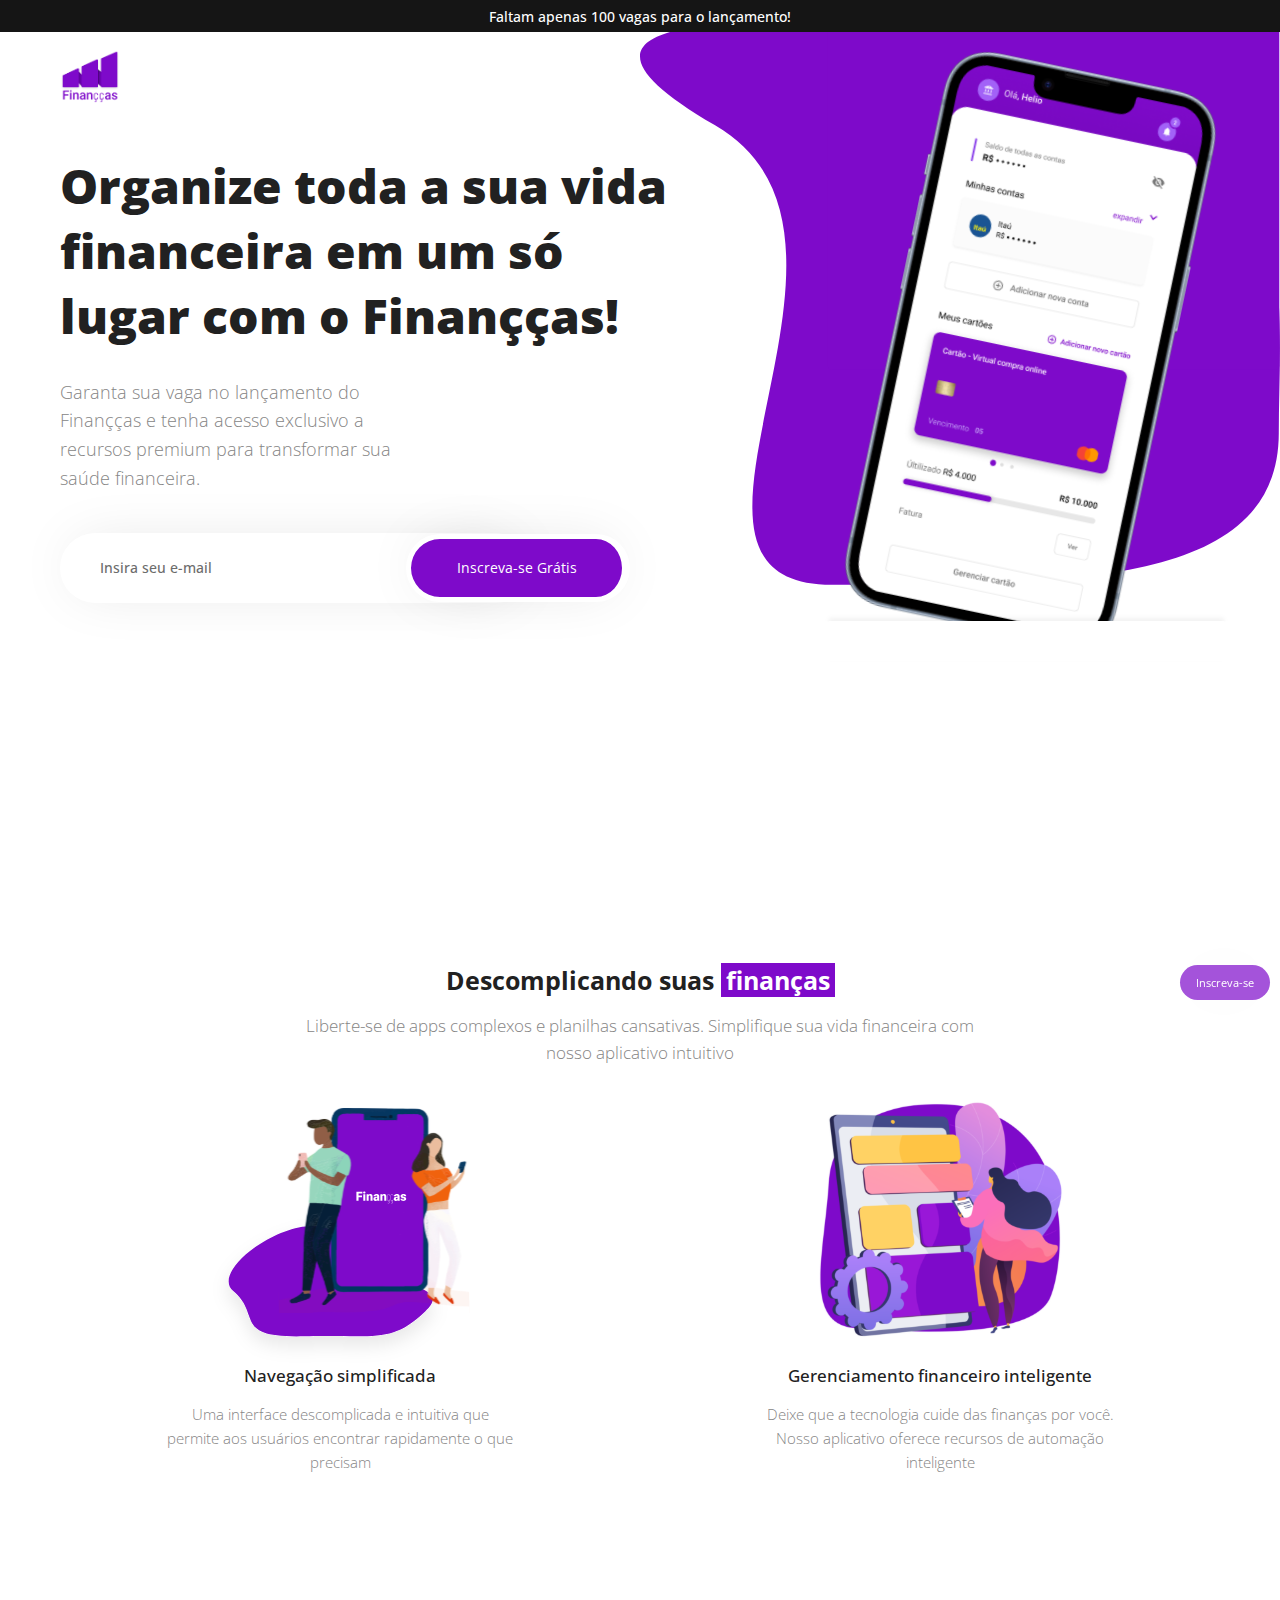
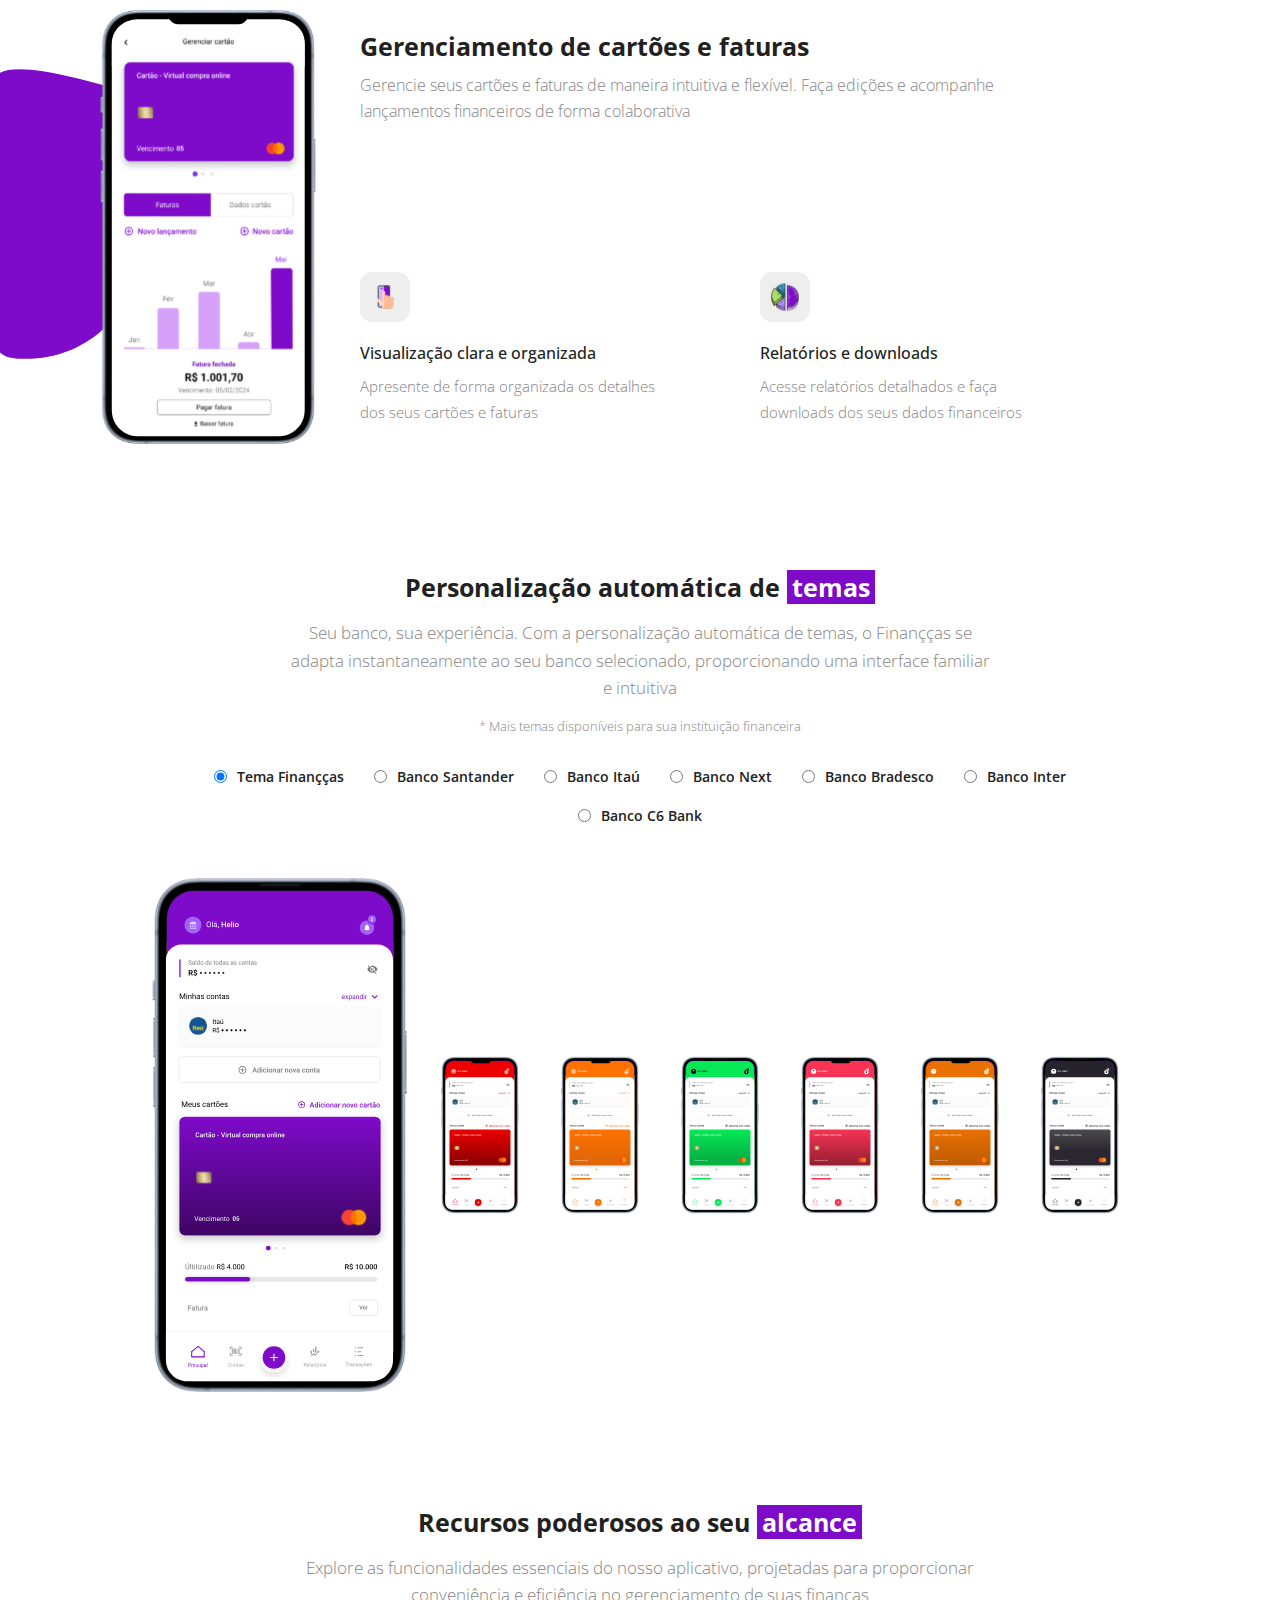
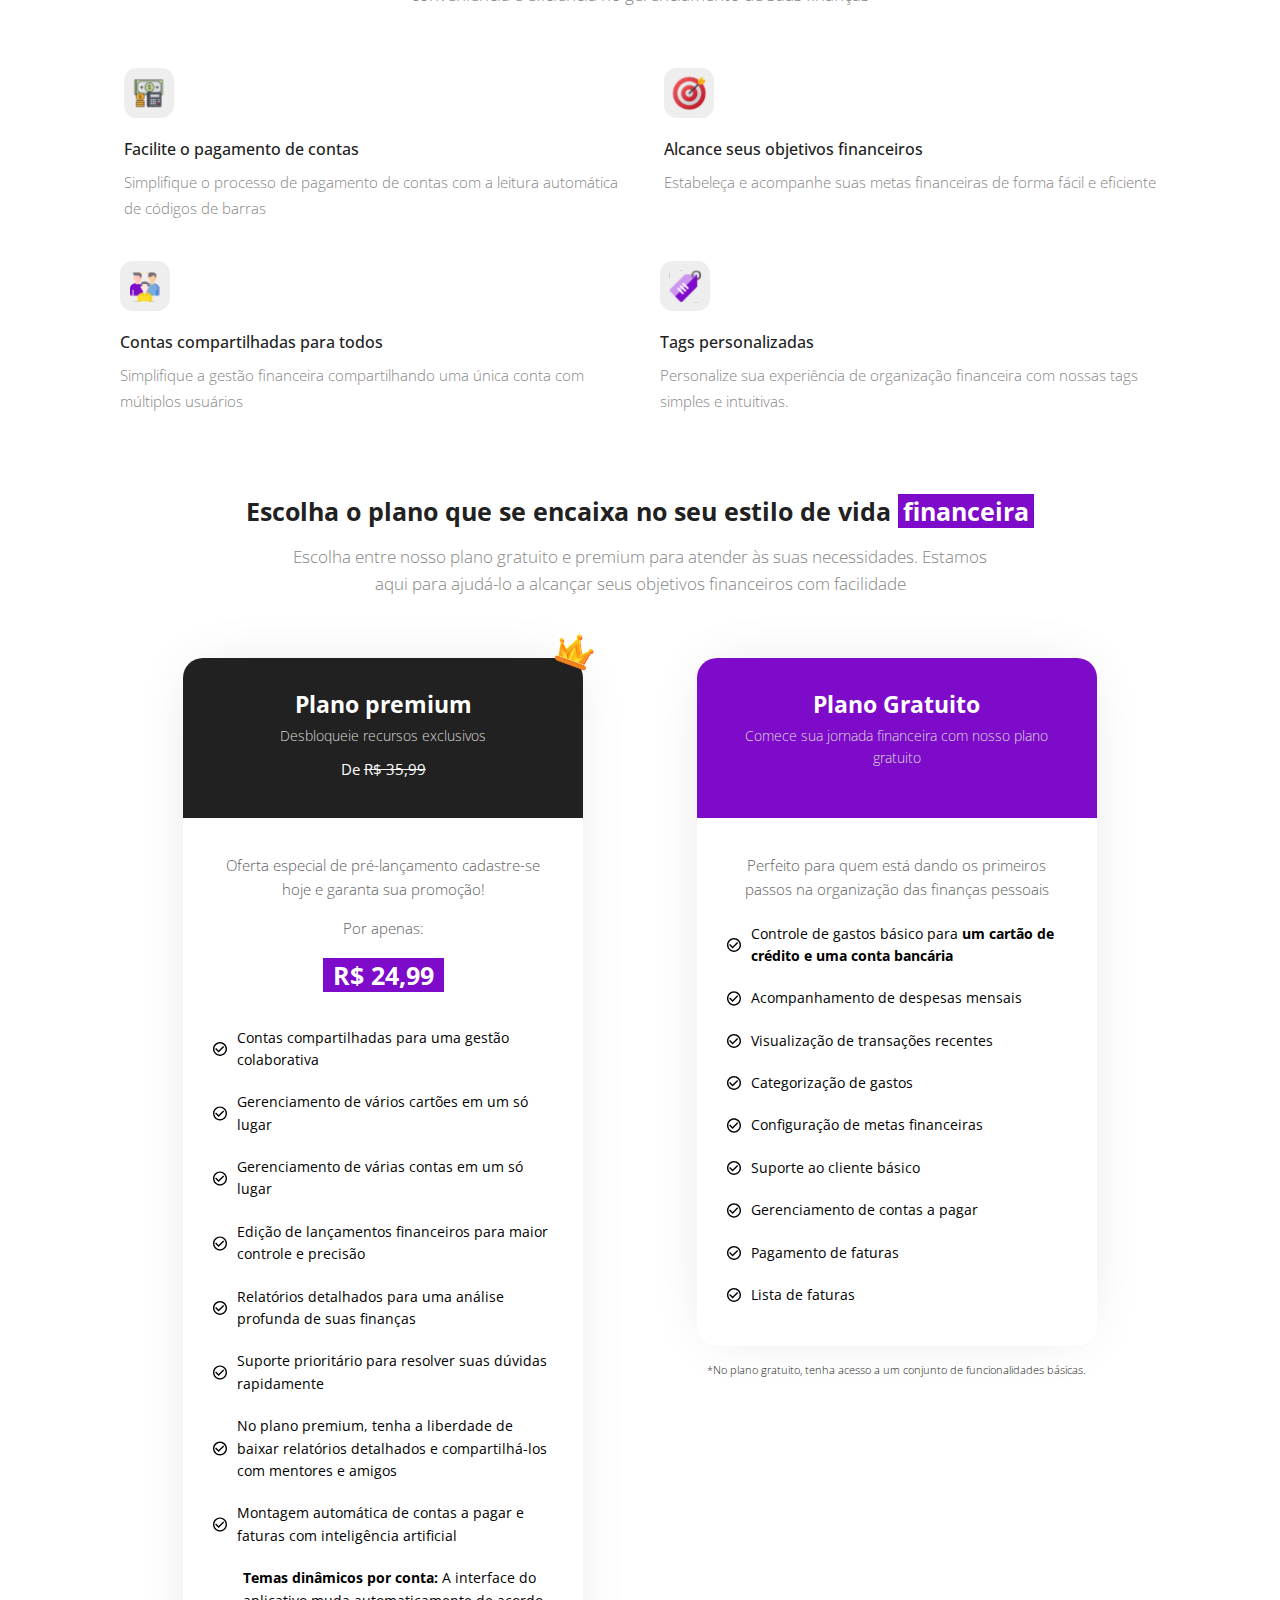
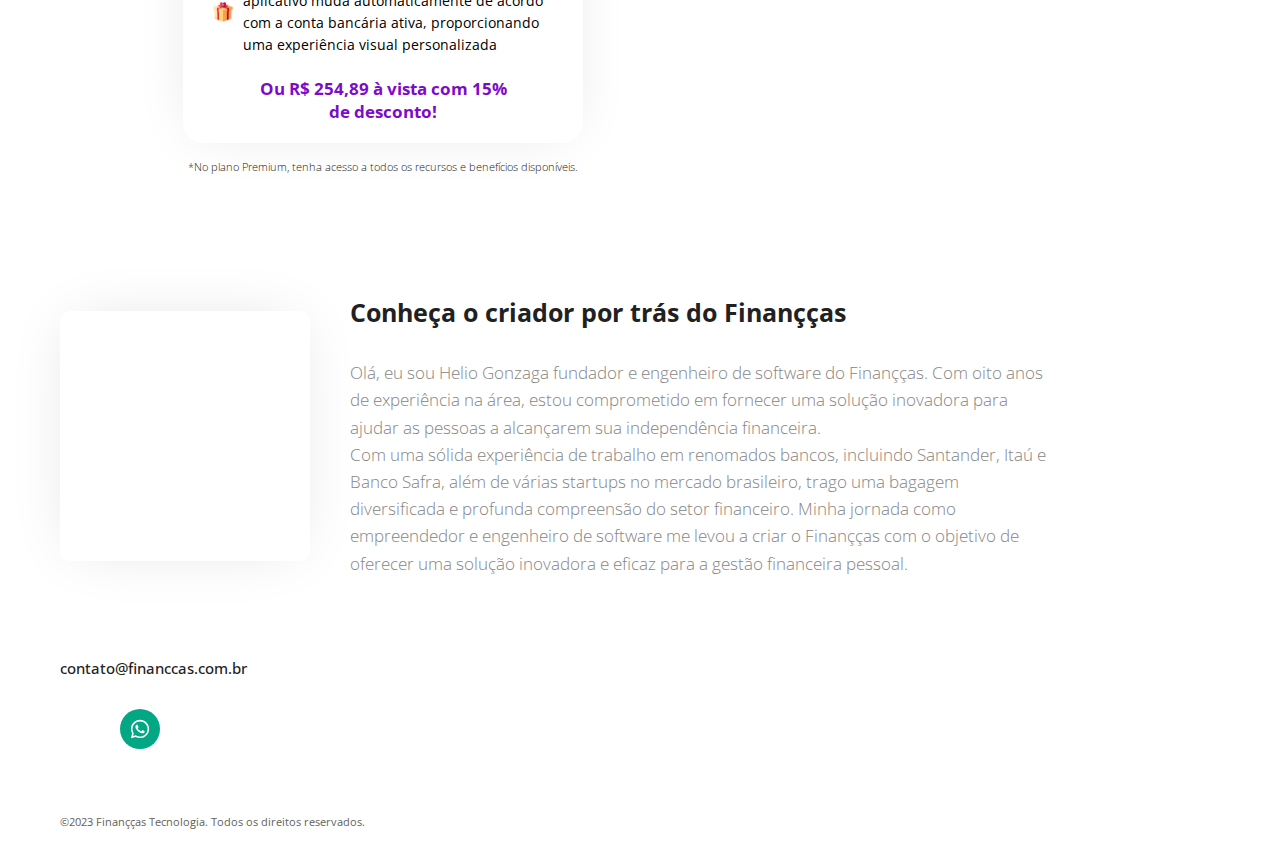
<file: index.html>
<!DOCTYPE html>
<html lang="pt-BR">

<head>
  <meta charset="UTF-8">
  <link rel="preconnect" href="https://fonts.googleapis.com">
  <link rel="preconnect" href="https://fonts.gstatic.com" crossorigin>
  <link rel="stylesheet" href="style.css">
  <link href="https://fonts.googleapis.com/css2?family=Open+Sans:ital,wght@0,300..800;1,300..800&display=swap"
    rel="stylesheet">
  <link rel="icon" href="./assets/icons/favicon.svg" type="image/x-icon">


  <meta name="keywords"
    content="finanças, gestão financeira, controle de gastos, organização financeira, Finanças, Organize sua renda, Organize seus cartões de crédito">
  <meta name="author" content="Helio Gonzaga Santos Junior">
  <meta property="og:image" content="./assets/icons/favicon.svg">
  <meta name="robots" content="max-image-preview:large">
  <meta name="viewport" content="width=device-width, initial-scale=1.0">

  <meta property="business:contact_data:country_name" content="Brasil" />
  <meta property="business:contact_data:website" content="http://financcas.com.br" />
  <meta property="business:contact_data:region" content="SP" />
  <meta property="business:contact_data:email" content="contato@financcas.com.br" />
  <meta property="business:contact_data:phone_number" content="11942637594 />

  <!-- Meta tags para iOS -->
  <meta name=" apple-mobile-web-app-capable" content="yes">
  <meta name="apple-mobile-web-app-status-bar-style" content="#7E0ACA">

  <!-- Meta tags para Android -->
  <meta name="theme-color" content="#7E0ACA">
  <meta name="mobile-web-app-capable" content="yes">

  <!-- Meta tags comuns -->
  <meta property="og:title" content="Finançças | Organize sua vida financeira">
  <meta property="og:description"
    content="Finançças é uma plataforma para ajudar você a organizar sua vida financeira de forma simples e eficiente. Gerencie suas finanças pessoais, controle seus gastos, defina metas e muito mais.">
  <meta property="og:url" content="https://financcas.com.br">

  <title>Finançças | Organize sua vida financeira</title>
</head>

<body>
  <main>
    <header>
      <div class="announcement-banner">
       <strong>Faltam apenas 100 vagas para o lançamento!</strong>
      </div>
      <img src="./assets/icons/logo.png" alt="Logo Finançças" loading="lazy">
    </header>

    <section class="banner">
      <div class="banner-description">
        <h1>Organize toda a sua vida financeira em um só lugar com o Finançças!</h1>
        <p>Garanta sua vaga no lançamento do Finançças e tenha acesso exclusivo a recursos premium para transformar sua
          saúde financeira.</p>
      </div>

      <img src="./assets/images/banner.svg" alt="Apresentação do aplicativo Finançças" loading="lazy">

      <form
        action="https://financcas.us22.list-manage.com/subscribe/post?u=e4b90b1bd200c4a3356b6ffb9&amp;id=b7bc4485b5&amp;f_id=009cc3e1f0">

        <input name="b_e4b90b1bd200c4a3356b6ffb9_b7bc4485b5" tabindex="-1" value="" placeholder="Insira seu e-mail" />
        <button>Inscreva-se Grátis</button>
      </form>

      <div class="banner-mobile">
        <img src="./assets/images/banner-mobile.png" alt="Demonstração aplicativo Finançças" loading="lazy">
      </div>
    </section>

    <section class="banner-mobile">
      <h1>Organize toda a sua vida financeira em um só lugar com o Finançças!</h1>

      <p>Garanta sua vaga no lançamento do Finançças e tenha acesso exclusivo a recursos premium para transformar sua
        saúde financeira.</p>

      <img src="./assets/images/banner-mobile.png" alt="Demonstração do aplicativo Finançças">


      <form action="">
        <input name="b_e4b90b1bd200c4a3356b6ffb9_b7bc4485b5" tabindex="-1" value="" placeholder="Insira seu e-mail" />
        <button>Inscreva-se Grátis</button>
      </form>
    </section>

    <section class="emphasis">
      <h2>Descomplicando suas <span class="highlighted">finanças</span></h2>
      <p> Liberte-se de apps complexos e planilhas cansativas. Simplifique sua vida financeira com nosso aplicativo
        intuitivo
      </p>

      <div class="emphasis-wrapper">
        <article class="emphasi">
          <img src="./assets/images/image-navigation-details.svg" alt="Uma navegação simplificada" loading="lazy">
          <span>Navegação simplificada</span>
          <p>Uma interface descomplicada e intuitiva que permite aos usuários encontrar rapidamente o que precisam</p>
        </article>

        <article class="emphasi">
          <img src="./assets/images/intelligent-management-details.svg" alt="Uma navegação simplificada" loading="lazy">
          <span style="margin-top: 20px;">Gerenciamento financeiro inteligente</span>
          <p>Deixe que a tecnologia cuide das finanças por você. Nosso aplicativo oferece recursos de automação
            inteligente</p>
        </article>
      </div>
    </section>

    <section class="dados">

      <img src="./assets/images/banner-credit-card-session.svg" loading="lazy"
        alt="Imagem da parte de gerencioamento de cartões de crédito do Finançças">

      <img class="dados-mobile" src="./assets/images/themes/default.svg" loading="lazy"
        alt="Imagem da parte de gerencioamento de cartões de crédito do Finançças">

      <article>
        <div>
          <h3>Gerenciamento de cartões e faturas</h3>
          <p>Gerencie seus cartões e faturas de maneira intuitiva e flexível. Faça edições e acompanhe lançamentos
            financeiros de forma colaborativa</p>
        </div>

        <div class="itens">
          <div class="item">
            <img src="./assets/icons/icon-iphone-touch.svg" alt="Icone de celular com um touch screen" loading="lazy">
            <span>Visualização clara e organizada</span>
            <p>Apresente de forma organizada os detalhes dos seus cartões e faturas</p>
          </div>

          <div class="item">
            <img src="./assets/icons/icon-report.svg" alt="Icone grafico de relatórios" loading="lazy">
            <span>Relatórios e downloads</span>
            <p>Acesse relatórios detalhados e faça downloads dos seus dados financeiros</p>
          </div>
        </div>
      </article>
    </section>

    <section class="themes">
      <h2>Personalização automática de <span class="highlighted">temas</span></h2>
      <p>Seu banco, sua experiência. Com a personalização automática de temas, o Finançças se adapta instantaneamente ao
        seu banco selecionado, proporcionando uma interface familiar e intuitiva</p>

      <p>* Mais temas disponíveis para sua instituição financeira</p>

      <form class="banks">
        <div class="bank">
          <input checked type="radio" id="default" name="themes">
          <label for="default">Tema Finançças</label>
        </div>

        <div class="bank">
          <input type="radio" id="santander" name="themes">
          <label for="santander">Banco Santander</label>
        </div>

        <div class="bank">
          <input type="radio" id="itau" name="themes">
          <label for="itau">Banco Itaú</label>
        </div>

        <div class="bank">
          <input type="radio" id="next" name="themes">
          <label for="next">Banco Next</label>
        </div>

        <div class="bank">
          <input type="radio" id="bradesco" name="themes">
          <label for="bradesco">Banco Bradesco</label>
        </div>

        <div class="bank">
          <input type="radio" id="inter" name="themes">
          <label for="inter">Banco Inter</label>
        </div>

        <div class="bank">
          <input type="radio" id="c6" name="themes">
          <label for="c6">Banco C6 Bank</label>
        </div>
      </form>

      <div class="images-banks">
        <img class="center" src="./assets/images/themes/default.svg" alt="Imagem banco Finançças" id="default"
          loading="lazy">
        <img src="./assets/images/themes/santander.svg" alt="Imagem banco Santander" id="santander" loading="lazy">
        <img src="./assets/images/themes/itau.svg" alt="Imagem banco Itaú" id="itau" loading="lazy">
        <img src="./assets/images/themes/next.svg" alt="Imagem banco Next" id="next" loading="lazy">
        <img src="./assets/images/themes/brandesco.svg" alt="Imagem banco Bradesco" id="bradesco" loading="lazy">
        <img src="./assets/images/themes/inter.svg" alt="Imagem banco Inter" id="inter" loading="lazy">
        <img src="./assets/images/themes/c6.svg" alt="Imagem banco C6" id="c6" loading="lazy">
      </div>
    </section>

    <section class="recurse">
      <h4>Recursos poderosos ao seu <span class="highlighted">alcance</span></h4>
      <p>Explore as funcionalidades essenciais do nosso aplicativo, projetadas para proporcionar conveniência e
        eficiência no gerenciamento de suas finanças</p>

      <div class="row">
        <div class="item">
          <img src="./assets/icons/icon-payment-accounts.svg" alt="Icone facilite o pagamento de contas" loading="lazy">
          <span>Facilite o pagamento de contas</span>
          <p>Simplifique o processo de pagamento de contas com a leitura automática de códigos de barras</p>
        </div>

        <div class="item">
          <img src="./assets/icons/icon-goals.svg" alt="Icone alcance seus objetivos financeiros" loading="lazy">
          <span>Alcance seus objetivos financeiros</span>
          <p>Estabeleça e acompanhe suas metas financeiras de forma fácil e eficiente</p>
        </div>

        <div class="item">
          <img src="./assets/icons/icon-mult-users.svg" alt="Icone contas compartilhadas para todos" loading="lazy">
          <span>Contas compartilhadas para todos</span>
          <p>Simplifique a gestão financeira compartilhando uma única conta com múltiplos usuários</p>
        </div>

        <div class="item">
          <img src="./assets/icons/icon-tags.svg" alt="Icone tags personalizadas" loading="lazy">
          <span>Tags personalizadas</span>
          <p>Personalize sua experiência de organização financeira com nossas tags simples e intuitivas.</p>
        </div>
      </div>
    </section>

    <section class="payments">
      <h5>Escolha o plano que se encaixa no seu estilo de vida <span class="highlighted">financeira</span></h5>
      <p>Escolha entre nosso plano gratuito e premium para atender às suas necessidades. Estamos aqui para ajudá-lo a
        alcançar seus objetivos financeiros com facilidade</p>
      <div class="plans">
        <div>
          <div class="plan-premium">
            <div class="icon-coroa">
              <img src="./assets/icons/coroa.png" alt="Icone que mostra que este é o plano premium" loading="lazy">
            </div>
            <div class="header">
              <span>Plano premium</span>
              <p>Desbloqueie recursos exclusivos</p>
              <p>De <span contenteditable="false"><del>R$ 35,99</del></span></p>
            </div>

            <div class="body">
              <p>Oferta especial de pré-lançamento
                cadastre-se hoje e garanta sua promoção!</p>
              <p>Por apenas:</p>

              <p style="margin-bottom: 10px;">
                <span class="highlighted">R$ 24,99</span>
              </p>

              <br>

              <div class="list-item">
                <img src="./assets/icons/check.svg" alt="Icone mostrando que esse item está na conta premium"
                  loading="lazy">
                <p>Contas compartilhadas para uma gestão colaborativa</p>
              </div>

              <div class="list-item">
                <img src="./assets/icons/check.svg" alt="Icone mostrando que esse item está na conta premium"
                  loading="lazy">
                <p>Gerenciamento de vários cartões em um só lugar</p>
              </div>

              <div class="list-item">
                <img src="./assets/icons/check.svg" alt="Icone mostrando que esse item está na conta premium"
                  loading="lazy">
                <p>Gerenciamento de várias contas em um só lugar</p>
              </div>

              <div class="list-item">
                <img src="./assets/icons/check.svg" alt="Icone mostrando que esse item está na conta premium"
                  loading="lazy">
                <p>Edição de lançamentos financeiros para maior
                  controle e precisão</p>
              </div>

              <div class="list-item">
                <img src="./assets/icons/check.svg" alt="Icone mostrando que esse item está na conta premium"
                  loading="lazy">
                <p>Relatórios detalhados para uma análise profunda de suas finanças</p>
              </div>

              <div class="list-item">
                <img src="./assets/icons/check.svg" alt="Icone mostrando que esse item está na conta premium"
                  loading="lazy">
                <p>Suporte prioritário para resolver suas dúvidas rapidamente</p>
              </div>

              <div class="list-item">
                <img src="./assets/icons/check.svg" alt="Icone mostrando que esse item está na conta premium"
                  loading="lazy">
                <p>No plano premium, tenha a liberdade de baixar relatórios detalhados e compartilhá-los com mentores e
                  amigos</p>
              </div>

              <div class="list-item">
                <img src="./assets/icons/check.svg" alt="Icone mostrando que esse item está na conta premium"
                  loading="lazy">
                <p>Montagem automática de contas a pagar e faturas com inteligência artificial</p>
              </div>

              <div class="list-item gift">
                <img src="./assets/icons/icon-gift.svg" alt="Icone mostrando um presente para este plano"
                  loading="lazy">
                <p><strong>Temas dinâmicos por conta:</strong> A interface do aplicativo muda automaticamente de acordo
                  com
                  a conta bancária
                  ativa, proporcionando uma experiência visual personalizada</p>
              </div>

              <span>Ou R$ 254,89 à vista com 15% <br> de desconto!</span>
            </div>
          </div>

          <p class="info">*No plano Premium, tenha acesso a todos os recursos e benefícios disponíveis.</p>
        </div>

        <div>
          <div class="plan-premium" style="justify-content: flex-start;">
            <div style="background-color: #7E0ACA;" class="header">
              <span>Plano Gratuito</span>
              <p>Comece sua jornada financeira com nosso plano gratuito</p>
            </div>

            <div class="body">
              <p>Perfeito para quem está dando os primeiros passos na organização das finanças pessoais</p>

              <br>
              <div class="list-item">
                <img src="./assets/icons/check.svg" alt="Icone mostrando que esse item está na conta premium"
                  loading="lazy">
                <p>Controle de gastos básico para <strong>um cartão de crédito e uma conta bancária</strong></p>
              </div>

              <div class="list-item">
                <img src="./assets/icons/check.svg" alt="Icone mostrando que esse item está na conta premium"
                  loading="lazy">
                <p>Acompanhamento de despesas mensais</p>
              </div>

              <div class="list-item">
                <img src="./assets/icons/check.svg" alt="Icone mostrando que esse item está na conta premium"
                  loading="lazy">
                <p>Visualização de transações recentes</p>
              </div>

              <div class="list-item">
                <img src="./assets/icons/check.svg" alt="Icone mostrando que esse item está na conta premium"
                  loading="lazy">
                <p>Categorização de gastos</p>
              </div>

              <div class="list-item">
                <img src="./assets/icons/check.svg" alt="Icone mostrando que esse item está na conta premium"
                  loading="lazy">
                <p>Configuração de metas financeiras</p>
              </div>

              <div class="list-item">
                <img src="./assets/icons/check.svg" alt="Icone mostrando que esse item está na conta premium"
                  loading="lazy">
                <p>Suporte ao cliente básico</p>
              </div>

              <div class="list-item">
                <img src="./assets/icons/check.svg" alt="Icone mostrando que esse item está na conta premium"
                  loading="lazy">
                <p>Gerenciamento de contas a pagar</p>
              </div>

              <div class="list-item">
                <img src="./assets/icons/check.svg" alt="Icone mostrando que esse item está na conta premium"
                  loading="lazy">
                <p>Pagamento de faturas</p>
              </div>

              <div class="list-item">
                <img src="./assets/icons/check.svg" alt="Icone mostrando que esse item está na conta premium"
                  loading="lazy">
                <p>Lista de faturas</p>
              </div>
            </div>
          </div>
          <p class="info">*No plano gratuito, tenha acesso a um conjunto de funcionalidades básicas.</p>
        </div>
      </div>
    </section>

    <section class="about">
      <img loading="lazy" src="./assets/images/about.jpeg"
        alt="Imagem de Helio Gonzaga Santos Junior dono do Finançças">

      <div>
        <h2>Conheça o criador por trás do Finançças</h2>
        <p>Olá, eu sou Helio Gonzaga fundador e engenheiro de software do Finançças. Com oito anos de experiência na
          área, estou comprometido em fornecer uma solução inovadora para ajudar as pessoas a alcançarem sua
          independência financeira.</p>

        <p>Com uma sólida experiência de trabalho em renomados bancos, incluindo Santander, Itaú e Banco Safra, além de
          várias startups no mercado brasileiro, trago uma bagagem diversificada e profunda compreensão do setor
          financeiro. Minha jornada como empreendedor e engenheiro de software me levou a criar o Finançças com o
          objetivo de oferecer uma solução inovadora e eficaz para a gestão financeira pessoal.</p>
      </div>
    </section>

    <footer>
      <div>
        <span>contato@financcas.com.br</span>
        <div class="networks">
          <a href="https://www.instagram.com/financcas/" target="_blank">
            <img title="Instagram Finançças" src="./assets/icons/icon-instagram.svg" alt="Ícone do Instagram"
              loading="lazy">
          </a>

          <a href="https://api.whatsapp.com/send?phone=11942637594&text=Olá! Gostaria de obter mais informações sobre o lançamento do Finançças. Quando será?"
            target="_blank">
            <img title="Inicie o chat no WhatsApp para obter suporte personalizado loading=" lazy""
              src="./assets/icons/icon-whatsapp.svg" alt="Icone do WhatsApp">
          </a>
        </div>

        <span>©2023 Finançças Tecnologia. Todos os direitos reservados.</span>
      </div>
    </footer>

    <button class="button-fixed" onclick="scrollToTop()">Inscreva-se</button>
  </main>
</body>
<script>

  function handleImage(id) {
    const images = document.querySelectorAll('.images-banks img');

    for (let image of images) {
      image.classList.remove('center');

      if (id === image.id) {
        image.classList.add('center');
        document.querySelector('input[name="themes"][id="' + id + '"]').checked = true; // Check the corresponding radio input
      }
    }
  }

  function radioChanged() {
    const inputs = document.querySelectorAll('.bank input');

    inputs.forEach(input => {
      if (input.checked) {
        handleImage(input.id);
      }
    });
  }

  function imageClicked(id) {
    handleImage(id);
    document.querySelector('input[name="themes"][id="' + id + '"]').checked = true; // Check the corresponding radio input
  }

  const inputs = document.querySelectorAll('.bank input');
  inputs.forEach(input => {
    input.addEventListener('change', radioChanged);
  });

  const images = document.querySelectorAll('.images-banks img');
  images.forEach(image => {
    image.addEventListener('click', () => imageClicked(image.id));
  });

  window.addEventListener('scroll', function () {
    var button = document.querySelector('.button-fixed');
    // Verifique se a posição de rolagem vertical é maior que 100 pixels
    if (window.scrollY > 100) {
      // Se sim, adicione a classe para mostrar o botão
      button.classList.add('show');
    } else {
      // Caso contrário, remova a classe para ocultar o botão
      button.classList.remove('show');
    }
  });

  // Função para rolar suavemente para o topo da página
  function scrollToTop() {
    var scrollDuration = 500; // Duração da animação em milissegundos
    var scrollStep = -window.scrollY / (scrollDuration / 15);
    var scrollInterval = setInterval(function () {
      if (window.scrollY !== 0) {
        window.scrollBy(0, scrollStep);
      } else {
        clearInterval(scrollInterval);
      }
    }, 15);
  }
</script>



</html>
</file>
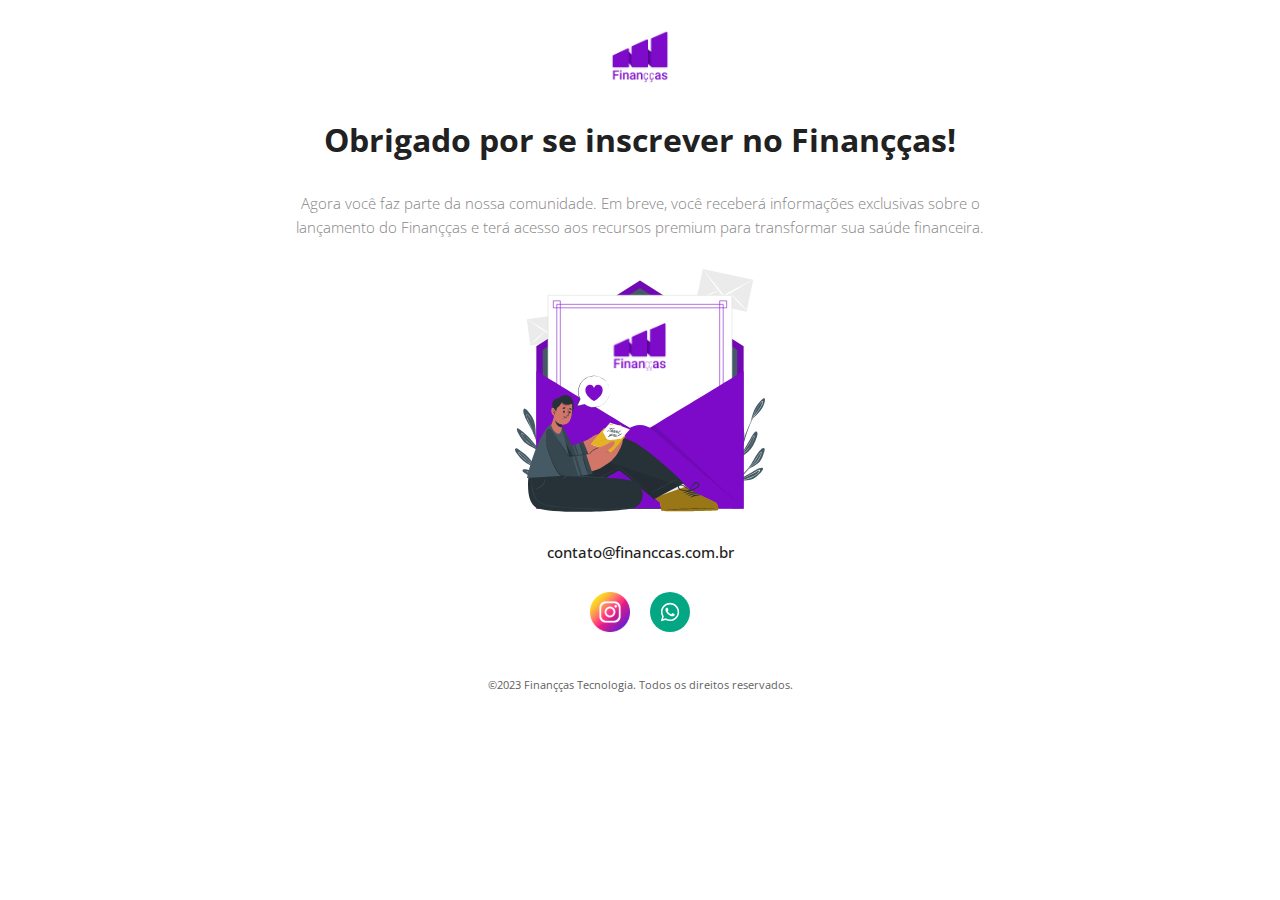
<file: greats.html>
<!DOCTYPE html>
<html lang="pt-BR">

<head>
  <meta charset="UTF-8">
  <meta name="viewport" content="width=device-width, initial-scale=1.0">
  <link rel="stylesheet" href="./style.css">
  <title>Agradecimento por se inscrever no Finançças</title>
  <link href="https://fonts.googleapis.com/css2?family=Open+Sans:ital,wght@0,300..800;1,300..800&display=swap"
    rel="stylesheet">

  <style>
    header {
      display: flex;
      width: 100%;
      align-items: center;
      justify-content: center;
      margin: 0;
      padding: 0;
      margin-bottom: 30px;
    }

    h1 {
      padding-bottom: 30px;
      color: #212121;
    }

    p {
      color: #868585;
      line-height: 1.6;
      font-size: 15px;
      max-width: 700px;
      text-align: center;
      margin: 0 auto;
      font-weight: 200 !important;
    }

    img {
      width: 250px;
      margin-top: 30px;
    }

    footer {
      padding: 30px;
      display: flex;
      justify-content: center;
    }

    .networks {
      justify-content: center;
      margin-top: 0;
    }

    footer span {
      display: block;
      text-align: center;
    }

    footer span:nth-of-type(2) {
      margin-top: 40px;
    }

    main {
      padding: 0;
    }

    @media only screen and (max-width: 450px) {
      h1 {
        font-size: 20px;
      }

      p {
        font-size: 14px;
      }

      img {
        width: 190px;
        margin-top: 30px;
      }
    }
  </style>
</head>

<body style="padding: 0 30px;">
  <main>
    <header>
      <a href="https://financcas.com.br/">
        <img src="./assets/icons/logo.png" alt="Logo Finançças">
      </a>
    </header>

    <h1>Obrigado por se inscrever no Finançças!</h1>

    <section style="display: flex; flex-direction: column;
    align-items: center;">
      <p>Agora você faz parte da nossa comunidade. Em breve, você receberá informações exclusivas sobre o lançamento do
        Finançças e terá acesso aos recursos premium para transformar sua saúde financeira.</p>
      <img src="./assets/images/greats.svg" alt="Imagem de agradecimento do Finançças">
    </section>

    <footer>
      <div>
        <span>contato@financcas.com.br</span>
        <div class="networks">
          <a href="https://www.instagram.com/financcas/" target="_blank">
            <img title="Instagram Finançças" src="./assets/icons/icon-instagram.svg" alt="Ícone do Instagram"
              loading="lazy">
          </a>

          <a href="https://api.whatsapp.com/send?phone=11942637594&text=Olá! Gostaria de obter mais informações sobre o lançamento do Finançças. Quando será?"
            target="_blank">
            <img title="Inicie o chat no WhatsApp para obter suporte personalizado loading=" lazy""
              src="./assets/icons/icon-whatsapp.svg" alt="Icone do WhatsApp">
          </a>
        </div>

        <span>©2023 Finançças Tecnologia. Todos os direitos reservados.</span>
      </div>
    </footer>
  </main>
</body>

</html>
</file>
<file: style.css>
* {
  padding: 0;
  box-sizing: border-box;
  font-family: "Open Sans", sans-serif;
  margin: 0;
}

html,
body {
  height: 100vh;
  background: white;
}

h1,
h2,
h3,
h4,
h5,
h6 {
  color: #212121;
  font-style: normal;
  text-align: center;
}

.highlighted {
  background-color: #7E0ACA;
  color: white;
  padding: 0 5px;
}

.info {
  color: #212121 !important;
  font-size: 11px !important;
}

.banner-mobile {
  display: none;
}

.dados-mobile {
  display: none;
}

.button-fixed {
  position: fixed;
  right: 10px;
  bottom: -100px;
  width: 90px;
  padding: 10px 0px;
  background: rgb(126, 10, 202, 0.7);
  text-align: center;
  outline: none;
  border-style: none;
  border-radius: 40px;
  color: white;
  font-size: 11px;
  cursor: pointer;
  -webkit-box-shadow: -1px -1px 58px -15px rgba(0, 0, 0, 0.13);
  -moz-box-shadow: -1px -1px 58px -15px rgba(0, 0, 0, 0.13);
  box-shadow: -1px -1px 58px -15px rgba(0, 0, 0, 0.13);
  transition: bottom 0.3s ease;
  animation: none;
  /* Desliga a animação por padrão */
}

@keyframes scroll-to-top {
  0% {
    transform: translateY(0);
  }

  100% {
    transform: translateY(-100%);
  }
}

.show {
  bottom: 15px;
  /* Mostra o botão */
}

main {
  padding: 30px 0px;
}

header {
  width: 100%;
  padding-left: 60px;
  margin-top: 20px;
}

header img {
  width: 60px;
}

.announcement-banner {
  background-color: #151515;
  /* Amarelo */
  color: #ffffff;
  /* Branco */
  padding: 5px 20px;
  /* Espaçamento interno */
  text-align: center;
  /* Centralizado */
  position: absolute;
  left: 0;
  top: 0;
  z-index: 999;
  width: 100%;
}

.announcement-banner strong {
  color: white;
  font-size: 14px;
  font-weight: 500;
}

.banner {
  width: 100%;
  height: 95vh;
  padding-left: 60px;
}

.banner .banner-description {
  max-width: 50%;
  padding-top: 20px;
}

.banner .banner-description h1 {
  font-size: 48px;
  font-weight: 900;
  margin-top: 25px;
  text-align: left;

}

.banner .banner-description p {
  color: #868585;
  line-height: 1.6;
  max-width: 60%;
  font-size: 18px;
  font-weight: 200;
  text-align: left;
  padding-top: 30px;
}

.banner>img {
  position: absolute;
  top: 20px;
  right: 0;
  width: 50%;
  z-index: 0;
}

.banner form {
  width: 700px;
  display: flex;
  justify-content: space-between;
  align-items: center;
  gap: 5px;
  z-index: 10;
  margin-top: 40px;
}

.banner form input::placeholder {
  color: #6c6c6c;
  font-weight: 500;
  font-size: 14px;
}

.banner form input {
  width: inherit;
  height: 70px;
  border-style: none;
  padding: 0 40px;
  outline: none;
  background: white;
  border-radius: 40px;
  -webkit-box-shadow: -1px -1px 58px -15px rgba(0, 0, 0, 0.13);
  -moz-box-shadow: -1px -1px 58px -15px rgba(0, 0, 0, 0.13);
  box-shadow: -1px -1px 58px -15px rgba(0, 0, 0, 0.13);
  color: #212121;
  font-size: 14px;
}

form button {
  width: 300px;
  height: 68px;
  padding: 0 40px;
  background: #7E0ACA;
  text-align: center;
  outline: none;
  border-style: none;
  border-radius: 40px;
  color: white;
  font-size: 14px;
  cursor: pointer;
  position: relative;
  left: -130px;
  border: 5px solid white;
  border-right-width: 8px;
  -webkit-box-shadow: -1px -1px 58px -15px rgba(0, 0, 0, 0.13);
  -moz-box-shadow: -1px -1px 58px -15px rgba(0, 0, 0, 0.13);
  box-shadow: -1px -1px 58px -15px rgba(0, 0, 0, 0.13);
}

.emphasis {
  width: 100%;
  display: flex;
  align-items: center;
  flex-direction: column;
  padding: 0 60px;
  margin-top: 0px;
}

.emphasis h2,
p {
  text-align: center;
}

.emphasis h2 {
  font-size: 30px;
  font-size: 25px;
}

.emphasis p {
  color: #868585;
  font-size: 17px;
  font-weight: 200;
  max-width: 700px;
  margin-top: 15px;
  line-height: 1.6;
}

.emphasis-wrapper {
  margin-top: 30px;
  width: 100%;
  display: flex;
  justify-content: space-around;
  flex-wrap: wrap;
  gap: 40px;
}

.emphasis-wrapper .emphasi {
  display: flex;
  flex-direction: column;
  justify-content: center;
  align-items: center;
}

.emphasis-wrapper .emphasi img {
  width: 260px;
}

.emphasis-wrapper .emphasi span {
  color: #212121;
  font-size: 17px;
  font-weight: 500;
}

.emphasis-wrapper .emphasi p {
  color: #868585;
  font-size: 15px;
  max-width: 350px;
  line-height: 1.6;
  font-weight: 200;
  margin-top: 15px;
}

.dados {
  margin-top: 130px;
  display: flex;
  gap: 40px;
  padding-right: 60px;
}

.dados>img {
  width: 330px;
  margin-left: -10px;
}

.dados article {
  display: flex;
  flex-direction: column;
  justify-content: space-between;
  padding: 25px 0;
}

.dados article div h3 {
  font-size: 25px;
  text-align: left;
}

.dados article div p {
  color: #868585;
  font-size: 16px;
  text-align: left;
  line-height: 1.6;
  max-width: 700px;
  margin-top: 10px;
  font-weight: 200;
}

.itens {
  display: flex;
  gap: 70px;
  justify-content: space-between;
  width: 100%;
  flex-wrap: wrap;
  margin-top: 30px;
}

.itens>.item {
  display: flex;
  flex-direction: column;
  align-items: flex-start;
}

.itens>.item img {
  width: 50px;
}

.itens>.item span {
  color: #212121;
  font-size: 16px;
  font-weight: 500;
  margin-top: 20px;
}

.itens>.item p {
  margin-top: 10px;
  font-weight: 200;
  font-size: 15px;
  max-width: 300px;
  line-height: 1.7;
}

.recurse {
  width: 100%;
  justify-content: center;
  align-items: center;
  display: flex;
  flex-direction: column;
  margin-top: 130px;
  padding: 0 60px;
}

.recurse h4 {
  font-size: 25px;
}

.recurse p {
  color: #868585;
  font-size: 17px;
  font-weight: 200;
  max-width: 700px;
  margin-top: 15px;
  line-height: 1.6;
}

.recurse .row {
  display: flex;
  width: 100%;
  justify-content: center;
  margin-top: 60px;
  padding: 0 60px;
  gap: 40px;
  flex-wrap: wrap;
}

.recurse .row .item {
  display: flex;
  flex-direction: column;
  align-items: flex-start
}

.recurse .row .item>img {
  width: 50px;
}

.recurse .row .item>span {
  color: #212121;
  font-size: 16px;
  font-weight: 500;
  margin-top: 20px;
}

.recurse .row .item>p {
  margin-top: 10px;
  font-weight: 200;
  font-size: 15px;
  max-width: 500px;
  line-height: 1.7;
  text-align: left;
}

.payments {
  width: 100%;
  margin-top: 80px;
  display: flex;
  flex-direction: column;
  align-items: center;
  padding: 0 50px;
}

.payments h5 {
  font-size: 25px;
}

.payments p {
  color: #868585;
  font-size: 17px;
  font-weight: 200;
  max-width: 700px;
  margin-top: 15px;
  line-height: 1.6;
}

.plans {
  width: 100%;
  justify-content: space-evenly;
  display: flex;
  padding: 0 60px;
  gap: 40px;
  margin-top: 60px;
  flex-wrap: wrap;
}

.plan-premium {
  position: relative;
  display: flex;
  flex-direction: column;
  max-width: 400px;
  height: auto;
  justify-content: space-between;
  border-radius: 20px;
  background-color: white;
  -webkit-box-shadow: -1px -1px 58px -15px rgba(0, 0, 0, 0.13);
  -moz-box-shadow: -1px -1px 58px -15px rgba(0, 0, 0, 0.13);
  box-shadow: -1px -1px 58px -15px rgba(0, 0, 0, 0.13);
}

.icon-coroa img {
  width: 40px;
  position: absolute;
  right: -12px;
  top: -28px;
  transform: rotate(20deg)
}

.plan-premium>.header {
  background-color: #212121;
  text-align: center;
  width: 100%;
  padding: 30px;
  border-radius: 20px;
  border-bottom-left-radius: 0;
  border-bottom-right-radius: 0;
  min-height: 160px;
}

.plan-premium .header>span {
  color: white;
  font-weight: 700;
  font-size: 23px;
}

.plan-premium .header>p {
  color: #DBDBDB;
  font-weight: 200;
  font-size: 14px;
  margin-top: 5px;
}

.plan-premium .header>p:nth-of-type(2) {
  color: white;
  font-weight: 400;
  font-size: 15px;
  margin-top: 10px;
}

.plan-premium .body {
  padding: 20px 30px;
  text-align: center;
}

.plan-premium .body>p {
  color: #616161;
  font-weight: 200;
  font-size: 15px;
  line-height: 1.6;
  text-align: center;
}

.plan-premium .body>span {
  color: #7E0ACA;
  font-weight: 700;
  font-size: 17px;
  text-align: center;
}

.plan-premium .body>p>span {
  font-size: 25px;
  padding: 0px 10px;
  font-weight: 700;
}

.list-item {
  width: 100%;
  display: flex;
  justify-content: flex-start;
  gap: 10px;
  margin-bottom: 20px;
}

.list-item img {
  width: 14px;
}

.list-item p {
  color: #000000;
  font-size: 14px;
  text-align: left;
  font-weight: 400;
  margin: 0;
}

.gift {
  margin-top: 10px;
}

.gift img {
  width: 20px;
}

.themes {
  width: 100%;
  padding: 0 60px;
  display: flex;
  flex-direction: column;
  align-items: center;
  margin-bottom: 60px;
  margin-top: 120px;
}

.themes>p:nth-of-type(2) {
  font-size: 13px;
  color: #868585;
  text-align: left;
}

.themes>h2 {
  font-size: 25px;
}

.themes>p {
  color: #868585;
  font-size: 17px;
  font-weight: 200;
  max-width: 700px;
  margin-top: 15px;
  line-height: 1.6;
}

.banks {
  width: 80%;
  padding: 30px 0;
  display: flex;
  justify-content: center;
  column-gap: 30px;
  flex-wrap: wrap;
  row-gap: 20px;
}

.bank label {
  color: #212121;
  font-size: 14px;
  font-weight: 600;
}

.bank {
  display: flex;
  gap: 10px;
  align-items: center;
}

.images-banks {
  width: 100%;
  margin-top: 40px;
  display: flex;
  justify-content: center;
  align-items: center;
  flex-wrap: wrap;
}

.images-banks img {
  width: 80px;
  margin: 0 20px;
  cursor: pointer;
}

.images-banks>.center {
  width: 240px;
}

.images-banks>.center {
  width: 240px;
  transition: transform 0.4s ease-in-out;
}

.images-banks>.center.center {
  transform: scale(1.1);
}

footer {
  padding: 80px 60px 0px 60px;
  display: flex;
  justify-content: space-between;
}

footer span {
  color: #212121;
  font-size: 15px;
  font-weight: 500;
}

footer span:nth-of-type(2) {
  color: #212121;
  font-size: 11px;
  margin-top: 60px;
  display: block;
  color: #616161;
  font-weight: 400;
}

.networks {
  display: flex;
  gap: 20px;
  margin-top: 30px;
}

.networks img {
  width: 40px;
  cursor: pointer;
}

.networks img:hover {
  transform: scale(1.1);
  transition: transform 0.4s ease-in-out;
}

footer .logo {
  width: 50px;
}

.about {
  padding: 0 60px;
  margin-top: 120px;
  display: flex;
  justify-content: flex-start;
  gap: 40px;
  flex-wrap: wrap;
  align-items: center;
}

.about div h2 {
  font-size: 25px;
  text-align: left;
  margin-bottom: 30px;
}

.about div {
  justify-content: center;
  display: flex;
  flex-direction: column;
}

.about div p {
  text-align: left;
  max-width: 700px;
  width: 700px;
  color: #868585;
  font-size: 17px;
  font-weight: 200;
  line-height: 1.6;
}

.about img {
  width: 250px;
  height: 250px;
  border-radius: 10px;
  -webkit-box-shadow: -1px -1px 58px -15px rgba(0, 0, 0, 0.13);
  -moz-box-shadow: -1px -1px 58px -15px rgba(0, 0, 0, 0.13);
  box-shadow: -1px -1px 58px -15px rgba(0, 0, 0, 0.13);
}

@media only screen and (max-width: 1024px) {
  .about {
    justify-content: center;
  }

  .about div p,
  .about div h2 {
    width: 100%;
    text-align: center;
  }
}

@media only screen and (max-width: 768px) {
  header {
    margin-top: 30px;
  }

  .announcement-banner strong {
    color: white;
    font-size: 12px;
    font-weight: 500;
  }

  .about {
    margin-top: 60px;
    padding-left: 20px;
    padding-right: 20px;
  }

  .about div h2 {
    font-size: 17px;
  }

  .about div p {
    font-size: 14px;
  }

  main {
    padding-top: 10px;
  }

  header img {
    width: 40px;
    height: 40px;
  }

  .banner {
    display: none;
  }

  .banner-mobile {
    text-align: center;
    width: 100%;
    padding-top: 20px;
    display: flex;
    flex-direction: column;
    justify-content: center;
  }

  .banner-mobile img {
    width: 100%;
    height: 100%;
  }

  .banner-mobile h1 {
    display: block;
    font-size: 27px;
    padding: 0 20px;
    line-height: 1.2;
    font-weight: 800;
  }

  .banner-mobile p {
    color: #4a4949;
    line-height: 1.4;
    font-size: 15px;
    font-weight: 400;
    padding-top: 9px;
    padding: 10px 20px 8px 20px;
  }

  .banner-mobile form {
    display: flex;
    padding: 10px 30px;
    justify-content: center;
    flex-direction: column;
    align-items: center;
  }

  .banner-mobile form input {
    width: 100%;
    height: 50px;
    border-style: none;
    padding: 0 20px;
    outline: none;
    background: white;
    border-radius: 40px;
    border: 0.7px solid #212121;
    color: #212121;
    font-size: 14px;
    -webkit-box-shadow: -1px -1px 58px -15px rgba(0, 0, 0, 0.13);
    -moz-box-shadow: -1px -1px 58px -15px rgba(0, 0, 0, 0.13);
    box-shadow: -1px -1px 58px -15px rgba(0, 0, 0, 0.13);
  }

  .banner-mobile form button {
    width: 100%;
    height: 50px;
    padding: 0 20px;
    background: #7E0ACA;
    text-align: center;
    outline: none;
    border-style: none;
    border-radius: 40px;
    color: white;
    font-size: 13px;
    left: 0;
    margin-top: 10px;
    cursor: pointer;
    border-right-width: 8px;
    -webkit-box-shadow: -1px -1px 58px -15px rgba(0, 0, 0, 0.13);
    -moz-box-shadow: -1px -1px 58px -15px rgba(0, 0, 0, 0.13);
    box-shadow: -1px -1px 58px -15px rgba(0, 0, 0, 0.13);
  }

  header {
    width: 100%;
    padding-left: 0px;
    display: flex;
    justify-content: center;
  }

  .themes {
    padding: 0 50px;
    margin-top: 100px;
  }

  .themes>p:nth-of-type(2) {
    font-size: 13px;
    text-align: center;
    padding-bottom: 30px;
  }

  .themes>h2 {
    font-size: 17px;
  }

  .themes>p {
    font-size: 14px;
  }

  .banks {
    padding: 0px 0;
    column-gap: 30px;
    flex-wrap: wrap;
    row-gap: 10px;
  }

  .bank label {
    font-size: 11px;
  }

  input[type=radio] {
    width: 10px;
    height: 10px;
  }

  .images-banks {
    width: 100%;
    margin-top: 20px;
    display: flex;
    justify-content: center;
    align-items: center;
    flex-wrap: wrap;
    row-gap: 20px;
  }

  .images-banks img {
    width: 50px;
    margin: 0 10px;
    cursor: pointer;
  }

  .images-banks>.center {
    width: 150px;
  }

  .emphasis {
    width: 100%;
    display: flex;
    align-items: center;
    flex-direction: column;
    padding: 0 60px;
    margin-top: 40px;
  }

  .emphasis h2,
  p {
    text-align: center;
  }

  .emphasis h2 {
    font-size: 16px;
  }

  .emphasis p {
    color: #868585;
    font-size: 14px;
    font-weight: 200;
    max-width: 700px;
    margin-top: 15px;
    line-height: 1.6;
  }

  .emphasis-wrapper {
    margin-top: 30px;
    width: 100%;
    display: flex;
    justify-content: space-around;
    flex-wrap: wrap;
    gap: 40px;
  }

  .emphasis-wrapper .emphasi {
    display: flex;
    flex-direction: column;
    justify-content: center;
    align-items: center;
  }

  .emphasis-wrapper .emphasi img {
    width: 220px;
  }

  .emphasis-wrapper .emphasi span {
    font-size: 17px;
  }

  .emphasis-wrapper .emphasi p {
    color: #868585;
    font-size: 15px;
    max-width: 100%;
    line-height: 1.6;
    font-weight: 200;
    margin-top: 15px;
  }

  .dados {
    margin-top: 70px;
    display: flex;
    gap: 15px;
    padding-right: 50px;
  }

  .dados>img {
    width: 270px;
    margin-left: -10px;
  }

  .dados article {
    display: flex;
    flex-direction: column;
    justify-content: space-between;
    padding: 25px 0;
  }

  .dados article div h3 {
    font-size: 17px;
    text-align: left;
  }

  .dados article div p {
    color: #868585;
    font-size: 15px;
    text-align: left;
    line-height: 1.6;
    max-width: 700px;
    margin-top: 10px;
    font-weight: 200;
  }

  .itens {
    display: flex;
    gap: 30px;
    justify-content: space-between;
    width: 100%;
    flex-wrap: wrap;
    margin-top: 30px;
  }

  .itens>.item {
    display: flex;
    flex-direction: column;
    align-items: flex-start;
  }

  .itens>.item img {
    width: 40px;
  }

  .itens>.item span {
    color: #212121;
    font-size: 14px;
    font-weight: 500;
    margin-top: 20px;
  }

  .itens>.item p {
    margin-top: 10px;
    font-weight: 200;
    font-size: 14px;
    max-width: 300px;
    line-height: 1.7;
  }

  .recurse {
    margin-top: 70px;
    padding: 0 50px;
  }

  .recurse h4 {
    font-size: 17px;
  }

  .recurse p {
    color: #868585;
    font-size: 14px;
  }

  .recurse .row {
    display: flex;
    width: 100%;
    justify-content: space-between;
    margin-top: 40px;
    padding: 0 50px;
    gap: 40px;
    flex-wrap: wrap;
  }

  .recurse .row .item {
    display: flex;
    flex-direction: column;
    align-items: flex-start
  }

  .recurse .row .item>img {
    width: 40px;
  }

  .recurse .row .item>span {
    color: #212121;
    font-size: 14px;
    font-weight: 500;
    margin-top: 20px;
  }

  .recurse .row .item>p {
    margin-top: 10px;
    font-weight: 200;
    font-size: 13px;
    max-width: 100%;
    line-height: 1.7;
    text-align: left;
  }

  .plans {
    justify-content: center;
  }

  .plan-premium {
    max-width: 100%;
    width: 100%;
  }

  .payments h5 {
    font-size: 17px;
  }

  .payments p {
    font-size: 14px;
  }

}

@media only screen and (max-width: 600px) {
  .themes {
    margin-top: 60px;
  }
}

@media only screen and (max-width: 550px) {
  .dados>img {
    width: 150px;
    margin-left: -10px;
  }


}

@media only screen and (max-width: 500px) {
  .recurse {
    padding: 0 20px;
  }

  .banner .banner-description h1 {
    font-size: 20px;
  }

  .banner .banner-description p {
    font-size: 14px;
  }


  .recurse .row {
    padding: 0 20px;
  }

  .payments {
    padding: 0 20px;
  }

  .emphasis .emphasi img {
    width: 190px;
  }

  .plans {
    padding: 0;
  }

  .dados {
    padding-right: 0px;
    display: flex;
    flex-direction: column;
    align-items: center;
    width: 100%;
    justify-content: center;
  }

  .dados>img {
    display: none;
  }

  .dados article {
    padding: 0 20px;
  }

  .dados article div h3,
  .dados article div p {
    text-align: center;
  }

  .itens {
    display: flex;
    gap: 30px;
    justify-content: center;
    width: 100%;
    flex-wrap: wrap;
    margin-top: 30px;
  }

  .bank {
    gap: 5px;
  }

  .banks {
    justify-content: flex-start;
    width: 100%;
  }

  .images-banks {
    margin-top: 30px;
  }

  .recurse .row .item,
  .recurse .row .item p {
    text-align: center;
    align-items: center;
  }

  .itens>.item {
    align-items: center;
  }

  .dados-mobile {
    display: block !important;
    width: 140px !important;
    margin-left: 0px !important;
  }

  .banner form input {
    border: 1px solid #cccccc;
    box-shadow: none;
  }

  .banner form input::placeholder {
    font-size: 13px;
  }

  .images-banks>.center {
    width: 180px;
  }
}
</file>
